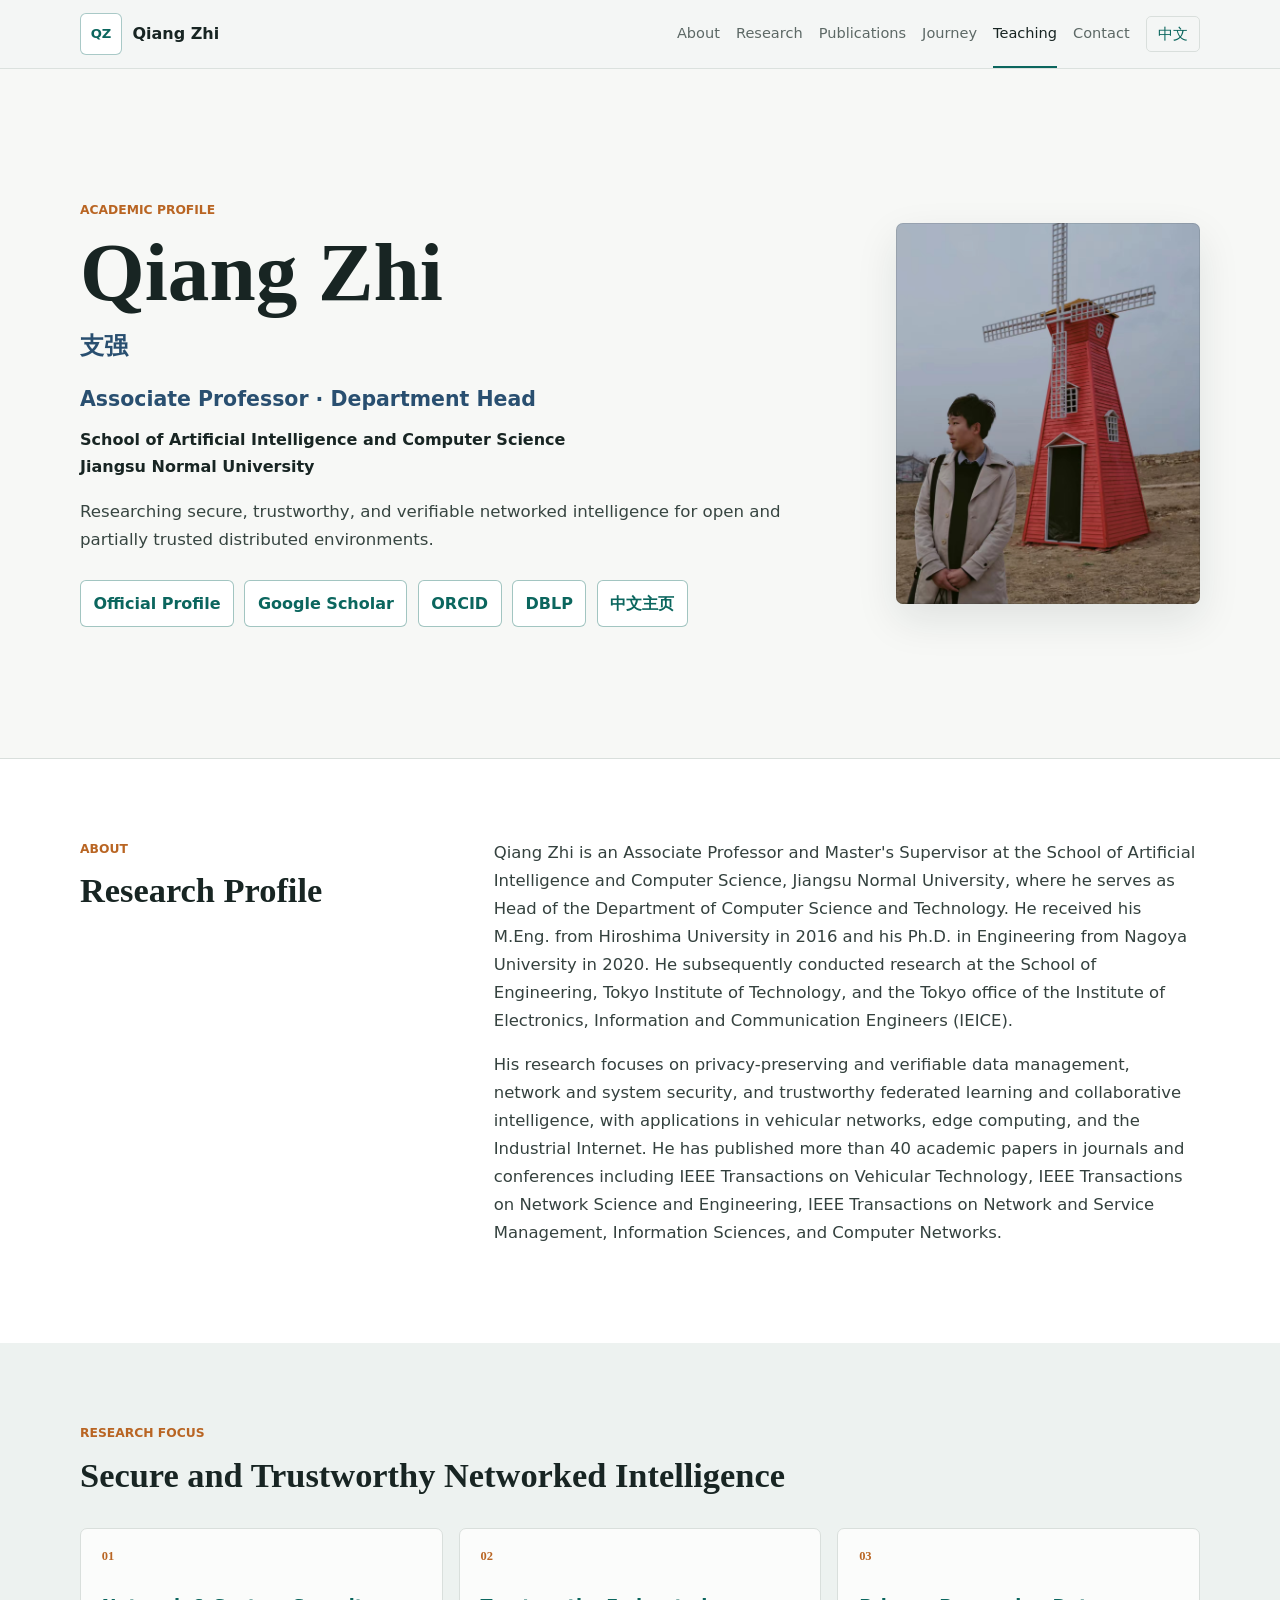
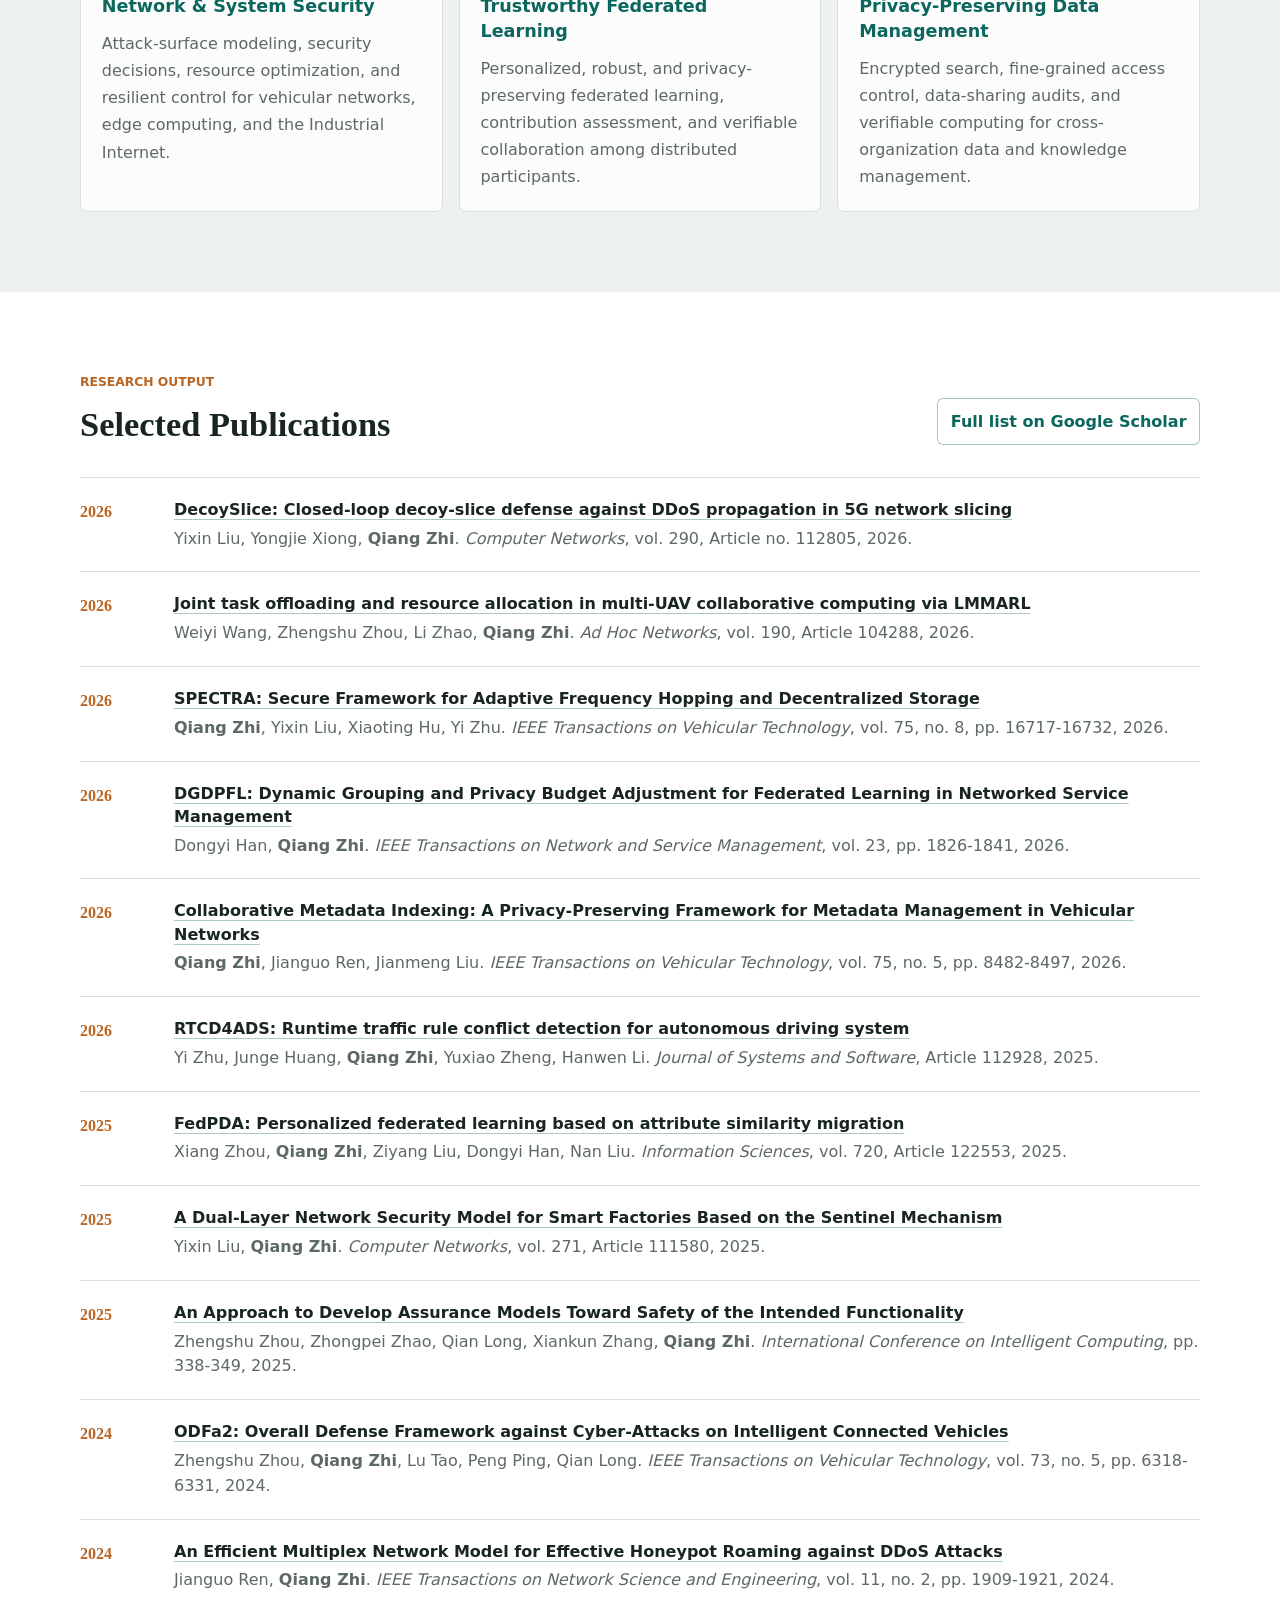
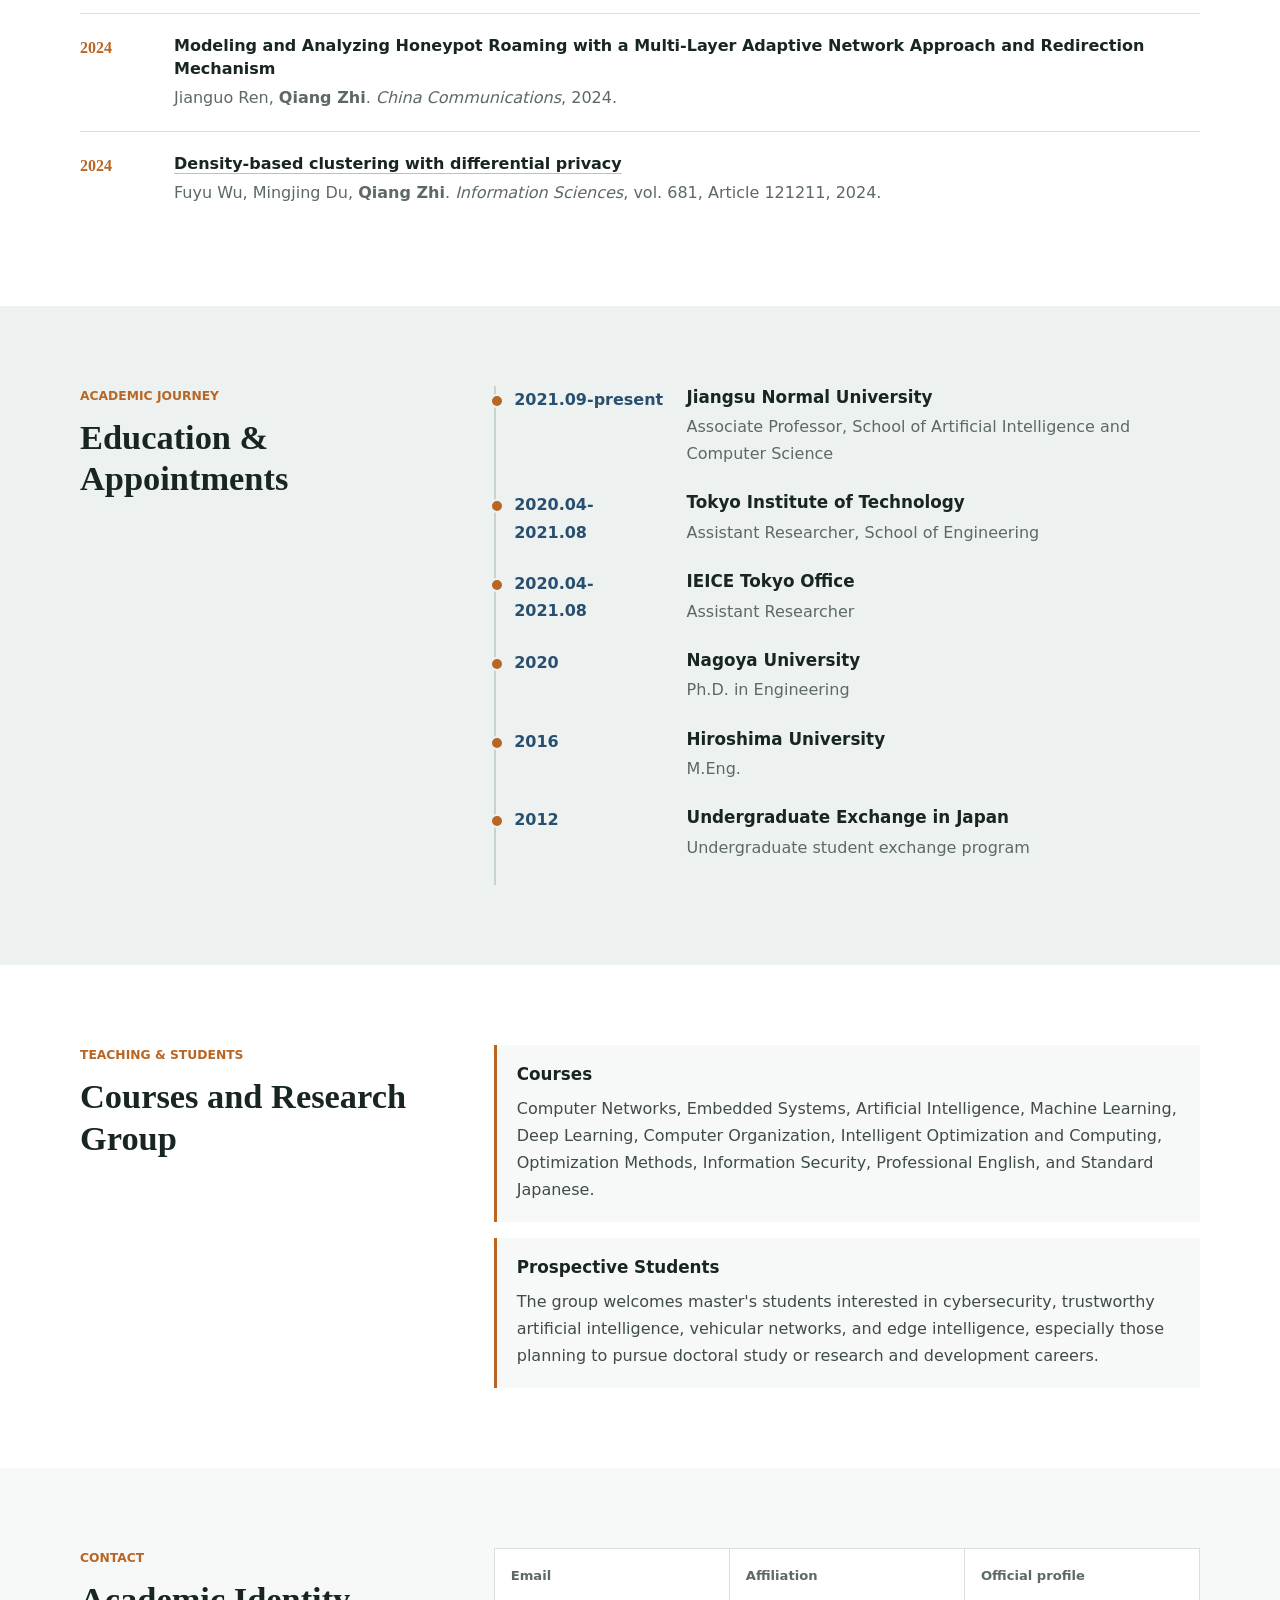
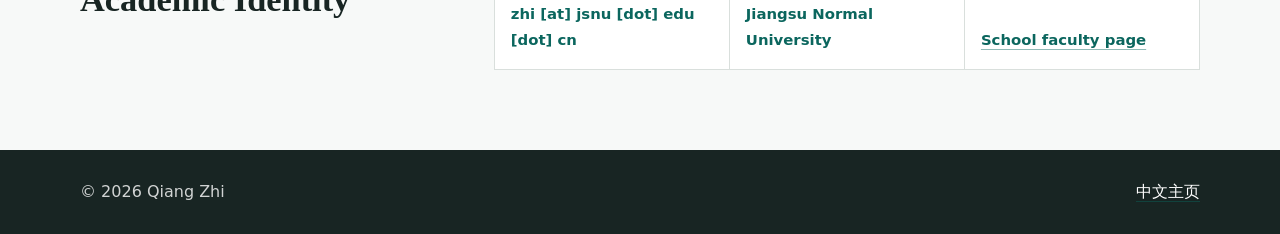
<file: index.html>
<!doctype html>
<html lang="en">
<head>
  <meta charset="utf-8">
  <meta name="viewport" content="width=device-width, initial-scale=1">
  <title>Qiang Zhi | Jiangsu Normal University</title>
  <meta name="description" content="Qiang Zhi is an Associate Professor, Master's Supervisor, and Head of the Department of Computer Science and Technology at Jiangsu Normal University. His research covers network and system security, trustworthy federated learning, privacy-preserving data management, vehicular networks, and edge intelligence.">
  <meta name="author" content="Qiang Zhi">
  <meta name="robots" content="index, follow, max-image-preview:large, max-snippet:-1, max-video-preview:-1">
  <link rel="canonical" href="https://zhi-jsnu.github.io/">
  <link rel="alternate" hreflang="en" href="https://zhi-jsnu.github.io/">
  <link rel="alternate" hreflang="zh-CN" href="https://zhi-jsnu.github.io/zh/">
  <link rel="alternate" hreflang="x-default" href="https://zhi-jsnu.github.io/">
  <link rel="sitemap" type="application/xml" href="https://zhi-jsnu.github.io/sitemap.xml">
  <link rel="me" href="https://github.com/Zhi-JSNU">
  <link rel="stylesheet" href="/assets/css/site.css">
  <meta property="og:type" content="profile">
  <meta property="og:title" content="Qiang Zhi | Jiangsu Normal University">
  <meta property="og:description" content="Associate Professor working on secure, trustworthy, and verifiable networked intelligence.">
  <meta property="og:url" content="https://zhi-jsnu.github.io/">
  <meta property="og:site_name" content="Qiang Zhi Academic Homepage">
  <meta property="og:locale" content="en_US">
  <meta property="og:locale:alternate" content="zh_CN">
  <meta property="og:image" content="https://zhi-jsnu.github.io/assets/img/qiang-zhi-profile.jpg">
  <meta property="og:image:alt" content="Portrait of Qiang Zhi">
  <meta property="profile:username" content="Zhi-JSNU">
  <meta name="twitter:card" content="summary_large_image">
  <meta name="twitter:title" content="Qiang Zhi | Jiangsu Normal University">
  <meta name="twitter:description" content="Academic profile, research interests, publications, teaching, and contact information.">
  <meta name="twitter:image" content="https://zhi-jsnu.github.io/assets/img/qiang-zhi-profile.jpg">
  <meta name="twitter:image:alt" content="Portrait of Qiang Zhi of Jiangsu Normal University">
  <script type="application/ld+json">
  {
    "@context": "https://schema.org",
    "@type": "ProfilePage",
    "@id": "https://zhi-jsnu.github.io/#profile-page-en",
    "url": "https://zhi-jsnu.github.io/",
    "name": "Qiang Zhi | Jiangsu Normal University",
    "inLanguage": "en",
    "dateModified": "2026-08-10",
    "isPartOf": {"@type": "WebSite", "@id": "https://zhi-jsnu.github.io/#website", "url": "https://zhi-jsnu.github.io/", "name": "Qiang Zhi Academic Homepage"},
    "mainEntity": {
      "@type": "Person",
      "@id": "https://zhi-jsnu.github.io/#person",
      "name": "Qiang Zhi",
      "alternateName": "支强",
      "url": "https://zhi-jsnu.github.io/",
      "image": "https://zhi-jsnu.github.io/assets/img/qiang-zhi-profile.jpg",
      "identifier": [
        {"@type": "PropertyValue", "propertyID": "ORCID", "value": "0000-0001-7057-9888"},
        {"@type": "PropertyValue", "propertyID": "GitHub username", "value": "Zhi-JSNU"}
      ],
      "jobTitle": "Associate Professor, Master's Supervisor, Head of the Department of Computer Science and Technology",
      "affiliation": {
        "@type": "CollegeOrUniversity",
        "name": "Jiangsu Normal University",
        "department": {"@type": "Organization", "name": "School of Artificial Intelligence and Computer Science"}
      },
      "alumniOf": [
        {"@type": "CollegeOrUniversity", "name": "Nagoya University"},
        {"@type": "CollegeOrUniversity", "name": "Hiroshima University"}
      ],
      "knowsAbout": [
        "Network and System Security",
        "Trustworthy Federated Learning",
        "Privacy-Preserving and Verifiable Data Management",
        "Internet of Vehicles",
        "Edge Intelligence"
      ],
      "sameAs": [
        "https://ai.jsnu.edu.cn/78/ba/c14228a358586/page.htm",
        "https://scholar.google.com/citations?user=D5ilHkMAAAAJ",
        "https://orcid.org/0000-0001-7057-9888",
        "https://dblp.org/pid/91/638",
        "https://github.com/Zhi-JSNU"
      ]
    }
  }
  </script>
</head>
<body>
  <a class="skip-link" href="#main-content">Skip to main content</a>
  <header class="site-header">
    <nav class="nav" aria-label="Primary navigation">
      <a class="brand" href="/" aria-label="Qiang Zhi home">
        <span class="brand-mark" aria-hidden="true">QZ</span>
        <span>Qiang Zhi</span>
      </a>
      <button class="nav-toggle" type="button" aria-expanded="false" aria-controls="nav-links" aria-label="Open navigation">
        <span></span><span></span><span></span>
      </button>
      <div class="nav-links" id="nav-links" data-nav-links>
        <a href="#about">About</a>
        <a href="#research">Research</a>
        <a href="#publications">Publications</a>
        <a href="#journey">Journey</a>
        <a href="#teaching">Teaching</a>
        <a href="#contact">Contact</a>
        <a class="language-link" href="/zh/" lang="zh-CN">中文</a>
      </div>
    </nav>
  </header>

  <main id="main-content">
    <section class="hero" aria-labelledby="hero-title">
      <div class="hero-inner">
        <div class="hero-copy">
          <p class="eyebrow">Academic Profile</p>
          <h1 id="hero-title">Qiang Zhi</h1>
          <p class="hero-name-zh" lang="zh-CN">支强</p>
          <p class="subtitle">Associate Professor · Department Head</p>
          <p class="affiliation">School of Artificial Intelligence and Computer Science<br>Jiangsu Normal University</p>
          <p class="hero-summary">Researching secure, trustworthy, and verifiable networked intelligence for open and partially trusted distributed environments.</p>
          <div class="hero-actions" aria-label="Academic identity links">
            <a href="http://ai.jsnu.edu.cn/78/ba/c14228a358586/page.htm" target="_blank" rel="noopener noreferrer">Official Profile</a>
            <a href="https://scholar.google.com/citations?user=D5ilHkMAAAAJ" target="_blank" rel="noopener noreferrer" referrerpolicy="no-referrer">Google Scholar</a>
            <a href="https://orcid.org/0000-0001-7057-9888" target="_blank" rel="noopener noreferrer">ORCID</a>
            <a href="https://dblp.org/pid/91/638" target="_blank" rel="noopener noreferrer">DBLP</a>
            <a href="/zh/" lang="zh-CN">中文主页</a>
          </div>
        </div>
        <figure class="profile-figure">
          <img src="/assets/img/qiang-zhi-profile.jpg" width="1280" height="1706" alt="Qiang Zhi of Jiangsu Normal University">
        </figure>
      </div>
    </section>

    <section id="about" class="section" aria-labelledby="about-title">
      <div class="section-inner two-column">
        <div>
          <p class="section-kicker">About</p>
          <h2 id="about-title">Research Profile</h2>
        </div>
        <div class="prose">
          <p>Qiang Zhi is an Associate Professor and Master's Supervisor at the School of Artificial Intelligence and Computer Science, Jiangsu Normal University, where he serves as Head of the Department of Computer Science and Technology. He received his M.Eng. from Hiroshima University in 2016 and his Ph.D. in Engineering from Nagoya University in 2020. He subsequently conducted research at the School of Engineering, Tokyo Institute of Technology, and the Tokyo office of the Institute of Electronics, Information and Communication Engineers (IEICE).</p>
          <p>His research focuses on privacy-preserving and verifiable data management, network and system security, and trustworthy federated learning and collaborative intelligence, with applications in vehicular networks, edge computing, and the Industrial Internet. He has published more than 40 academic papers in journals and conferences including IEEE Transactions on Vehicular Technology, IEEE Transactions on Network Science and Engineering, IEEE Transactions on Network and Service Management, Information Sciences, and Computer Networks.</p>
        </div>
      </div>
    </section>

    <section id="research" class="section section-tint" aria-labelledby="research-title">
      <div class="section-inner">
        <div class="section-heading">
          <p class="section-kicker">Research Focus</p>
          <h2 id="research-title">Secure and Trustworthy Networked Intelligence</h2>
        </div>
        <div class="research-grid">
          <article class="research-card">
            <span class="card-index">01</span>
            <h3>Network &amp; System Security</h3>
            <p>Attack-surface modeling, security decisions, resource optimization, and resilient control for vehicular networks, edge computing, and the Industrial Internet.</p>
          </article>
          <article class="research-card">
            <span class="card-index">02</span>
            <h3>Trustworthy Federated Learning</h3>
            <p>Personalized, robust, and privacy-preserving federated learning, contribution assessment, and verifiable collaboration among distributed participants.</p>
          </article>
          <article class="research-card">
            <span class="card-index">03</span>
            <h3>Privacy-Preserving Data Management</h3>
            <p>Encrypted search, fine-grained access control, data-sharing audits, and verifiable computing for cross-organization data and knowledge management.</p>
          </article>
        </div>
      </div>
    </section>

    <section id="publications" class="section" aria-labelledby="publications-title">
      <div class="section-inner">
        <div class="section-heading publication-heading">
          <div><p class="section-kicker">Research Output</p><h2 id="publications-title">Selected Publications</h2></div>
          <a class="text-link" href="https://scholar.google.com/citations?user=D5ilHkMAAAAJ" target="_blank" rel="noopener noreferrer" referrerpolicy="no-referrer">Full list on Google Scholar</a>
        </div>
        <ol class="publication-list">
          <li><span class="pub-year">2026</span><div><a class="pub-title" href="https://doi.org/10.1016/j.comnet.2026.112805" target="_blank" rel="noopener noreferrer">DecoySlice: Closed-loop decoy-slice defense against DDoS propagation in 5G network slicing</a><p>Yixin Liu, Yongjie Xiong, <strong>Qiang Zhi</strong>. <em>Computer Networks</em>,  vol. 290, Article no. 112805, 2026.</p></div></li>
          <li><span class="pub-year">2026</span><div><a class="pub-title" href="https://doi.org/10.1016/j.adhoc.2026.104288" target="_blank" rel="noopener noreferrer">Joint task offloading and resource allocation in multi-UAV collaborative computing via LMMARL</a><p>Weiyi Wang, Zhengshu Zhou, Li Zhao, <strong>Qiang Zhi</strong>. <em>Ad Hoc Networks</em>, vol. 190, Article 104288, 2026.</p></div></li>
          <li><span class="pub-year">2026</span><div><a class="pub-title" href="https://doi.org/10.1109/TVT.2026.3670472" target="_blank" rel="noopener noreferrer">SPECTRA: Secure Framework for Adaptive Frequency Hopping and Decentralized Storage</a><p><strong>Qiang Zhi</strong>, Yixin Liu, Xiaoting Hu, Yi Zhu. <em>IEEE Transactions on Vehicular Technology</em>, vol. 75, no. 8, pp. 16717-16732, 2026.</p></div></li>
          <li><span class="pub-year">2026</span><div><a class="pub-title" href="https://doi.org/10.1109/TNSM.2025.3640713" target="_blank" rel="noopener noreferrer">DGDPFL: Dynamic Grouping and Privacy Budget Adjustment for Federated Learning in Networked Service Management</a><p>Dongyi Han, <strong>Qiang Zhi</strong>. <em>IEEE Transactions on Network and Service Management</em>, vol. 23, pp. 1826-1841, 2026.</p></div></li>
          <li><span class="pub-year">2026</span><div><a class="pub-title" href="https://doi.org/10.1109/TVT.2025.3628444" target="_blank" rel="noopener noreferrer">Collaborative Metadata Indexing: A Privacy-Preserving Framework for Metadata Management in Vehicular Networks</a><p><strong>Qiang Zhi</strong>, Jianguo Ren, Jianmeng Liu. <em>IEEE Transactions on Vehicular Technology</em>, vol. 75, no. 5, pp. 8482-8497, 2026.</p></div></li>
          <li><span class="pub-year">2026</span><div><a class="pub-title" href="https://doi.org/10.1016/j.jss.2026.112928" target="_blank" rel="noopener noreferrer">RTCD4ADS: Runtime traffic rule conflict detection for autonomous driving system</a><p>Yi Zhu, Junge Huang, <strong>Qiang Zhi</strong>, Yuxiao Zheng, Hanwen Li. <em>Journal of Systems and Software</em>, Article 112928, 2025.</p></div></li>
          <li><span class="pub-year">2025</span><div><a class="pub-title" href="https://doi.org/10.1016/j.ins.2025.122553" target="_blank" rel="noopener noreferrer">FedPDA: Personalized federated learning based on attribute similarity migration</a><p>Xiang Zhou, <strong>Qiang Zhi</strong>, Ziyang Liu, Dongyi Han, Nan Liu. <em>Information Sciences</em>, vol. 720, Article 122553, 2025.</p></div></li>
          <li><span class="pub-year">2025</span><div><a class="pub-title" href="https://doi.org/10.1016/j.comnet.2025.111580" target="_blank" rel="noopener noreferrer">A Dual-Layer Network Security Model for Smart Factories Based on the Sentinel Mechanism</a><p>Yixin Liu, <strong>Qiang Zhi</strong>. <em>Computer Networks</em>, vol. 271, Article 111580, 2025.</p></div></li>
          <li><span class="pub-year">2025</span><div><a class="pub-title" href="https://doi.org/10.1007/978-981-96-9955-1_28" target="_blank" rel="noopener noreferrer">An Approach to Develop Assurance Models Toward Safety of the Intended Functionality</a><p>Zhengshu Zhou, Zhongpei Zhao, Qian Long, Xiankun Zhang, <strong>Qiang Zhi</strong>. <em>International Conference on Intelligent Computing</em>, pp. 338-349, 2025.</p></div></li>
          <li><span class="pub-year">2024</span><div><a class="pub-title" href="https://doi.org/10.1109/TVT.2023.3345156" target="_blank" rel="noopener noreferrer">ODFa2: Overall Defense Framework against Cyber-Attacks on Intelligent Connected Vehicles</a><p>Zhengshu Zhou, <strong>Qiang Zhi</strong>, Lu Tao, Peng Ping, Qian Long. <em>IEEE Transactions on Vehicular Technology</em>, vol. 73, no. 5, pp. 6318-6331, 2024.</p></div></li>
          <li><span class="pub-year">2024</span><div><a class="pub-title" href="https://doi.org/10.1109/TNSE.2023.3333230" target="_blank" rel="noopener noreferrer">An Efficient Multiplex Network Model for Effective Honeypot Roaming against DDoS Attacks</a><p>Jianguo Ren, <strong>Qiang Zhi</strong>. <em>IEEE Transactions on Network Science and Engineering</em>, vol. 11, no. 2, pp. 1909-1921, 2024.</p></div></li>
          <li><span class="pub-year">2024</span><div><span class="pub-title">Modeling and Analyzing Honeypot Roaming with a Multi-Layer Adaptive Network Approach and Redirection Mechanism</span><p>Jianguo Ren, <strong>Qiang Zhi</strong>. <em>China Communications</em>, 2024.</p></div></li>
          <li><span class="pub-year">2024</span><div><a class="pub-title" href="https://doi.org/10.1016/j.ins.2024.121211" target="_blank" rel="noopener noreferrer">Density-based clustering with differential privacy</a><p>Fuyu Wu, Mingjing Du, <strong>Qiang Zhi</strong>. <em>Information Sciences</em>, vol. 681, Article 121211, 2024.</p></div></li>
        </ol>
      </div>
    </section>

    <section id="journey" class="section section-tint" aria-labelledby="journey-title">
      <div class="section-inner two-column">
        <div><p class="section-kicker">Academic Journey</p><h2 id="journey-title">Education &amp; Appointments</h2></div>
        <div class="timeline">
          <article><time datetime="2021-09">2021.09-present</time><div><h3>Jiangsu Normal University</h3><p>Associate Professor, School of Artificial Intelligence and Computer Science</p></div></article>
          <article><time>2020.04-2021.08</time><div><h3>Tokyo Institute of Technology</h3><p>Assistant Researcher, School of Engineering</p></div></article>
          <article><time>2020.04-2021.08</time><div><h3>IEICE Tokyo Office</h3><p>Assistant Researcher</p></div></article>
          <article><time datetime="2020">2020</time><div><h3>Nagoya University</h3><p>Ph.D. in Engineering</p></div></article>
          <article><time datetime="2016">2016</time><div><h3>Hiroshima University</h3><p>M.Eng.</p></div></article>
          <article><time datetime="2012">2012</time><div><h3>Undergraduate Exchange in Japan</h3><p>Undergraduate student exchange program</p></div></article>
        </div>
      </div>
    </section>

    <section id="teaching" class="section" aria-labelledby="teaching-title">
      <div class="section-inner two-column">
        <div><p class="section-kicker">Teaching &amp; Students</p><h2 id="teaching-title">Courses and Research Group</h2></div>
        <div class="content-stack">
          <article><h3>Courses</h3><p>Computer Networks, Embedded Systems, Artificial Intelligence, Machine Learning, Deep Learning, Computer Organization, Intelligent Optimization and Computing, Optimization Methods, Information Security, Professional English, and Standard Japanese.</p></article>
          <article><h3>Prospective Students</h3><p>The group welcomes master's students interested in cybersecurity, trustworthy artificial intelligence, vehicular networks, and edge intelligence, especially those planning to pursue doctoral study or research and development careers.</p></article>
        </div>
      </div>
    </section>

    <section id="contact" class="section contact-section" aria-labelledby="contact-title">
      <div class="section-inner two-column">
        <div><p class="section-kicker">Contact</p><h2 id="contact-title">Academic Identity</h2></div>
        <div class="contact-list">
          <p><span>Email</span><strong>zhi [at] jsnu [dot] edu [dot] cn</strong></p>
          <p><span>Affiliation</span><strong>Jiangsu Normal University</strong></p>
          <p><span>Official profile</span><a href="http://ai.jsnu.edu.cn/78/ba/c14228a358586/page.htm" target="_blank" rel="noopener noreferrer">School faculty page</a></p>
        </div>
      </div>
    </section>
  </main>

  <footer class="site-footer">
    <div class="footer-inner"><p>© <span data-year>2026</span> Qiang Zhi</p><p><a href="/zh/" lang="zh-CN">中文主页</a></p></div>
  </footer>
  <script src="/assets/js/site.js" defer></script>
</body>
</html>
</file>
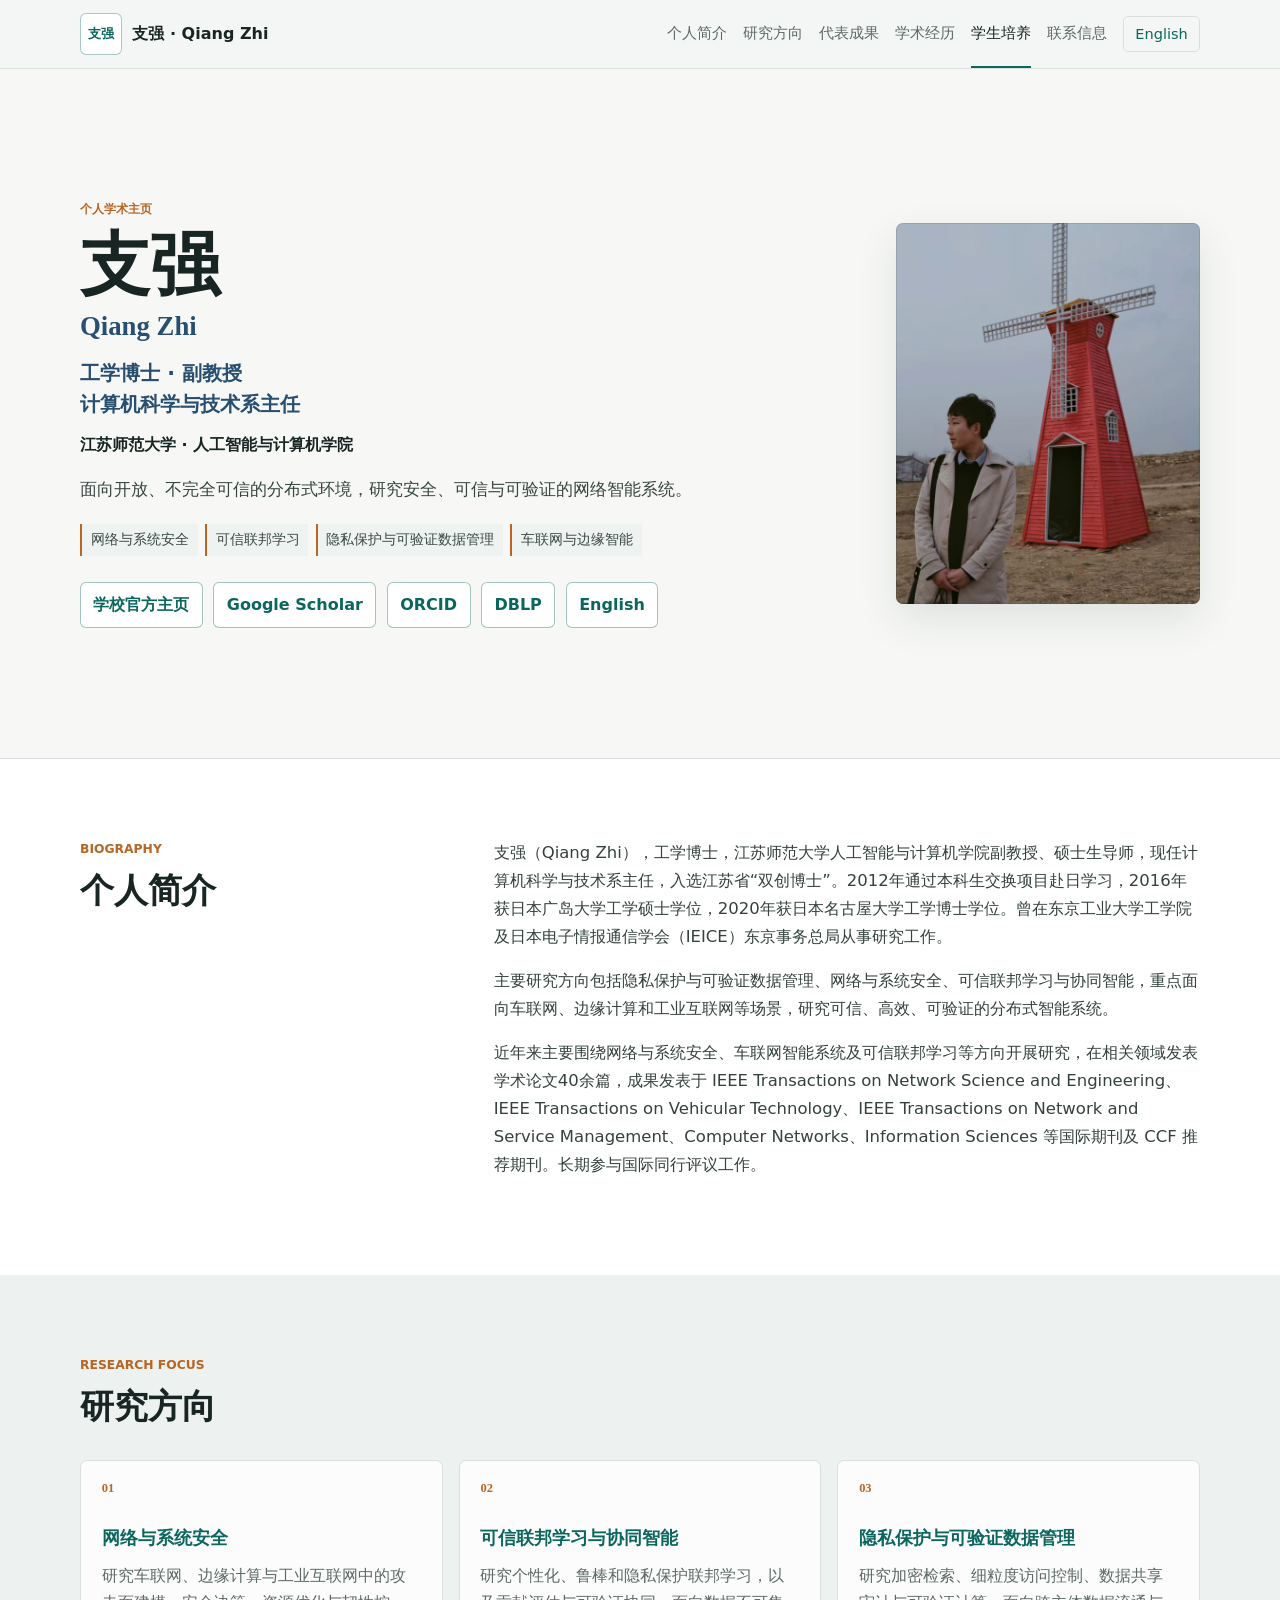
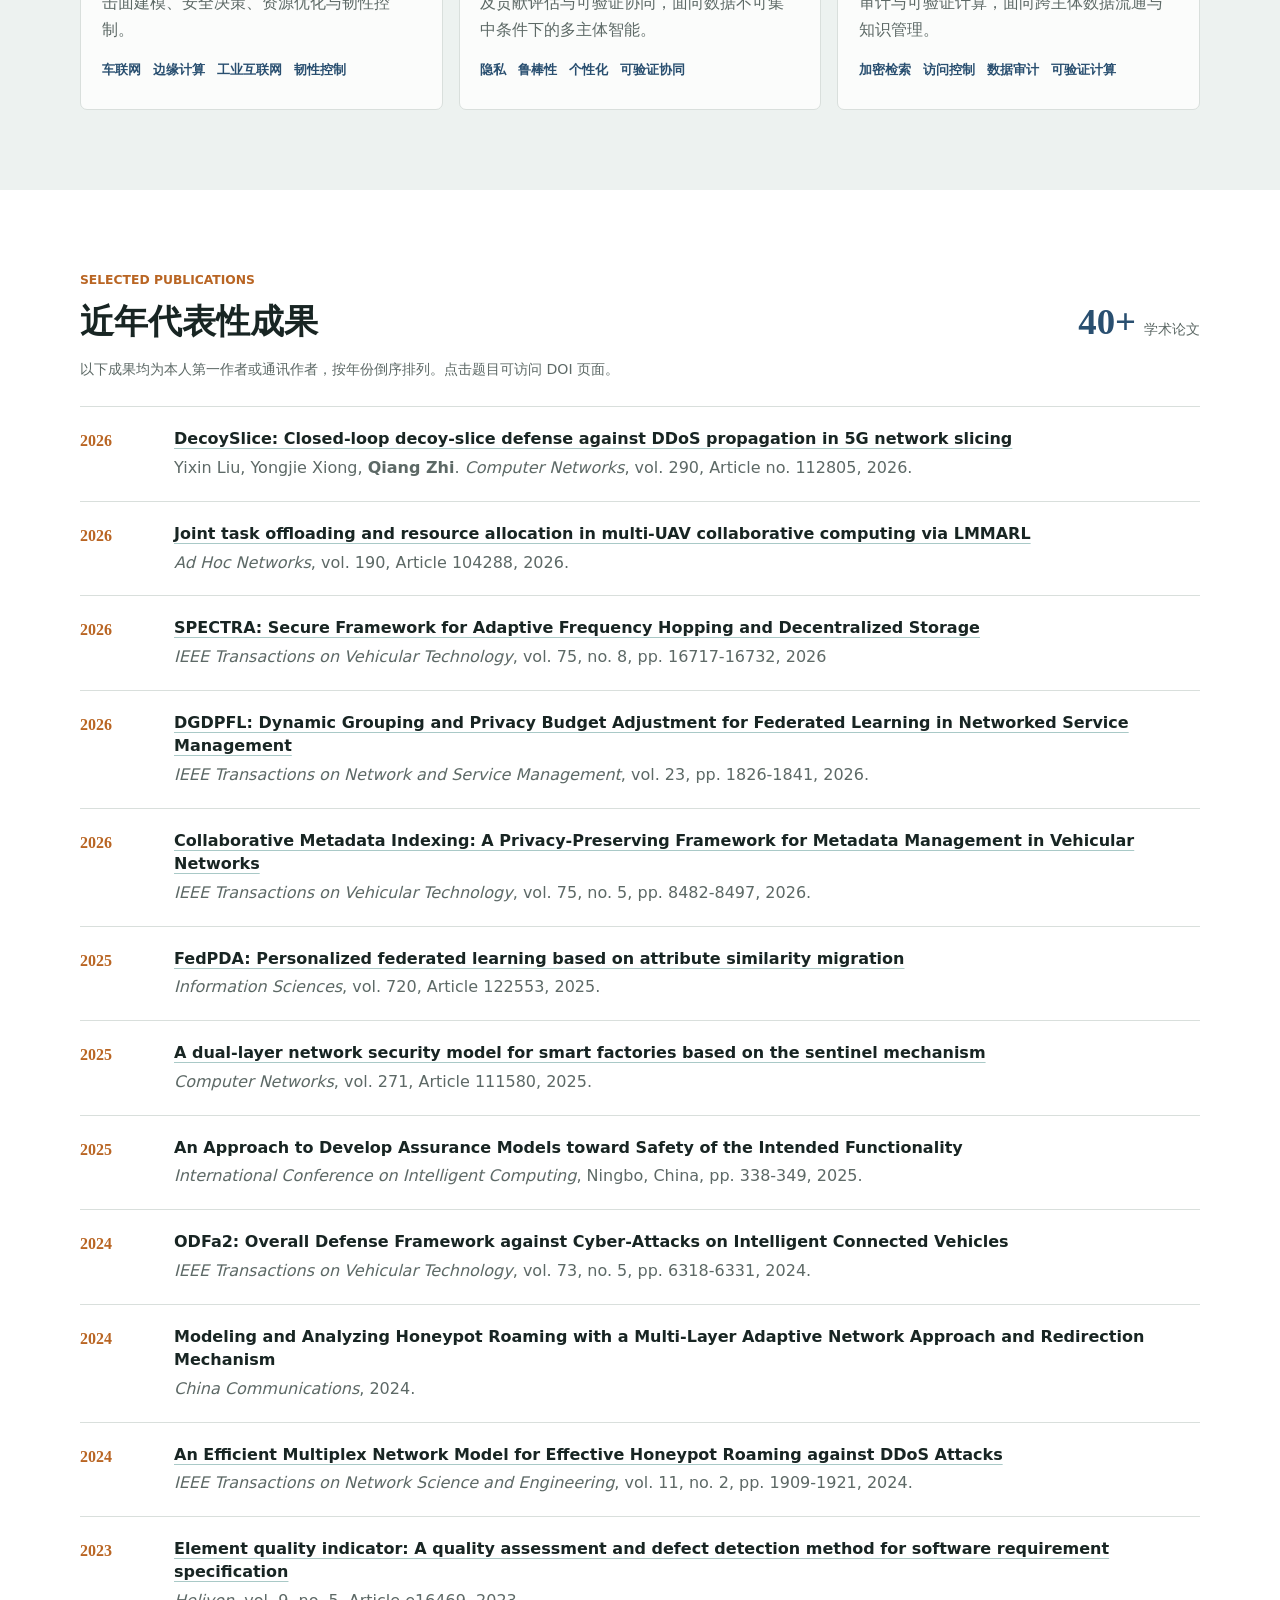
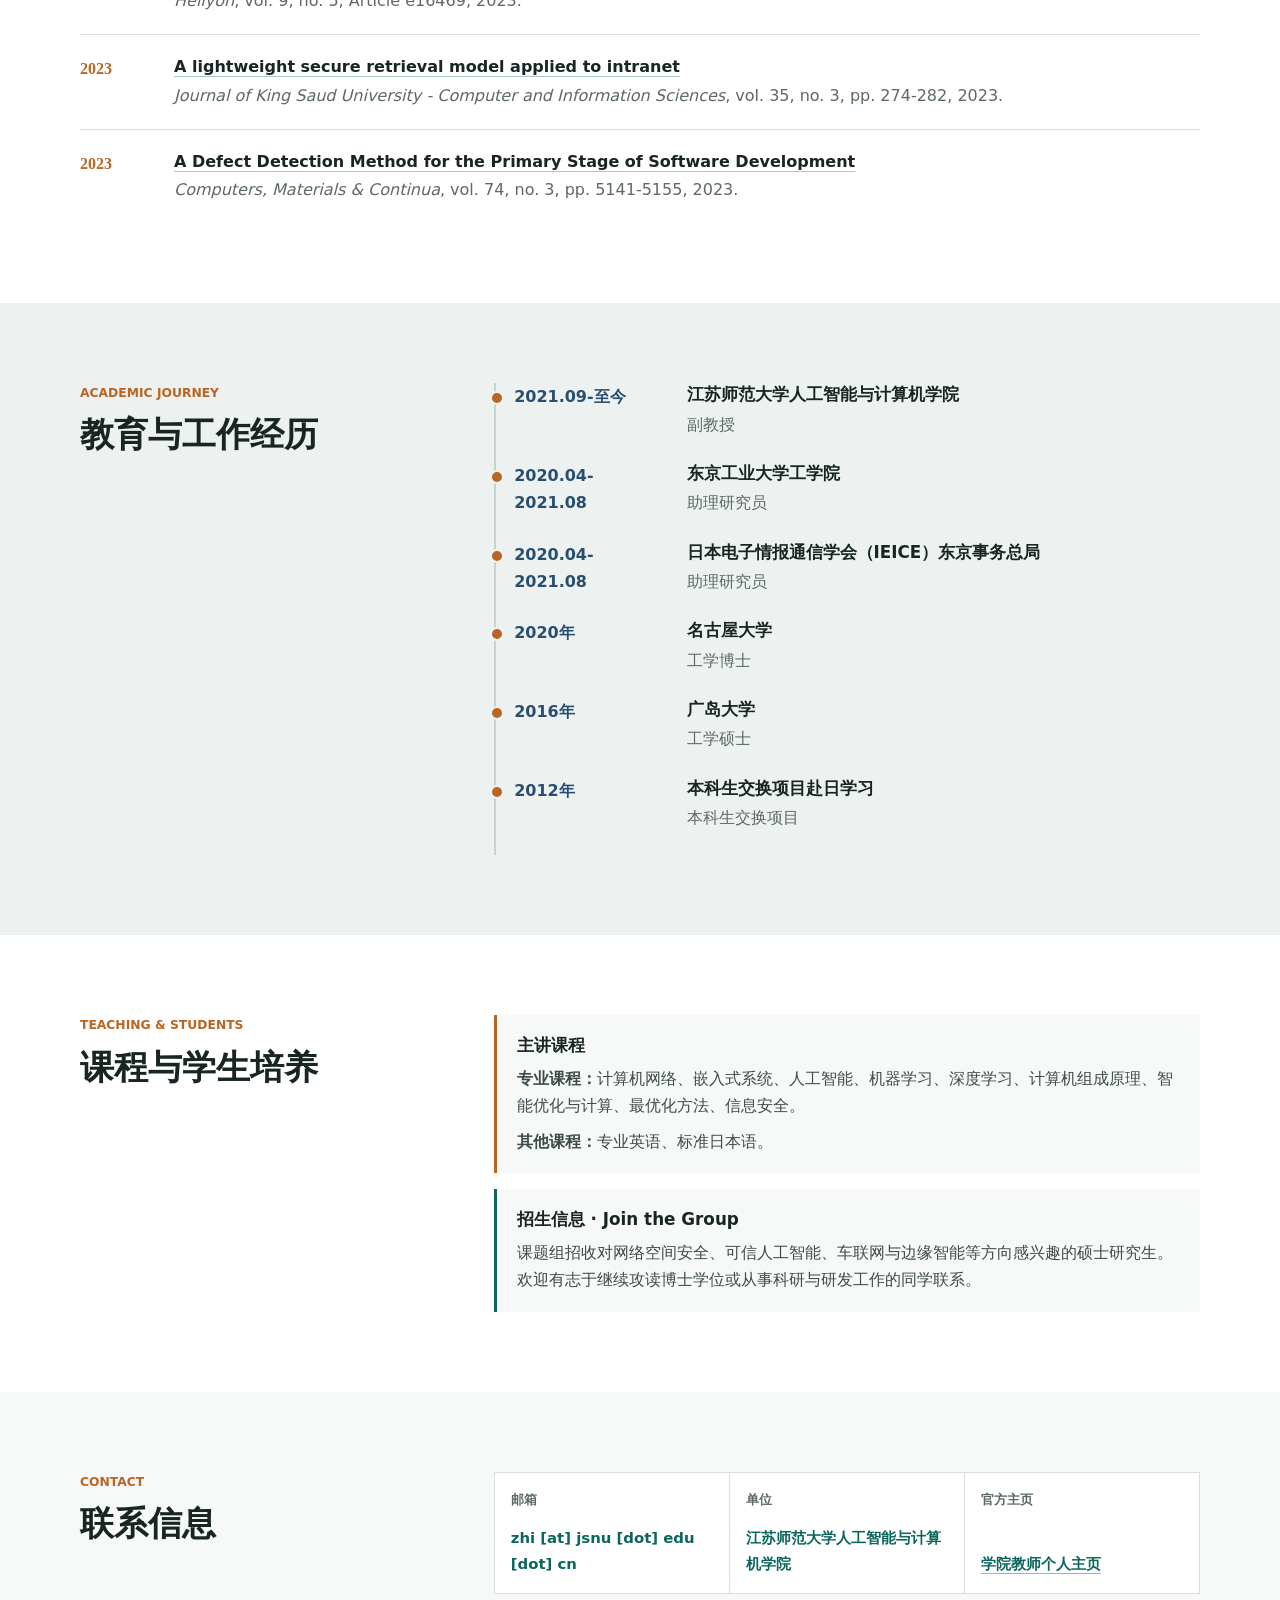
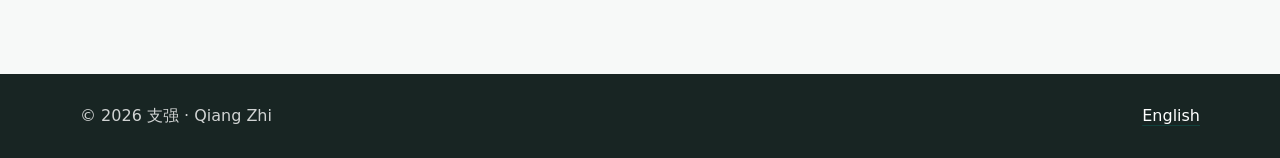
<file: zh/index.html>
<!doctype html>
<html lang="zh-CN">
<head>
  <meta charset="utf-8">
  <meta name="viewport" content="width=device-width, initial-scale=1">
  <title>支强（Qiang Zhi）｜江苏师范大学人工智能与计算机学院</title>
  <meta name="description" content="支强（Qiang Zhi），江苏师范大学人工智能与计算机学院副教授、硕士生导师、计算机科学与技术系主任。主要研究网络与系统安全、可信联邦学习、隐私保护与可验证数据管理、车联网与边缘智能。">
  <meta name="author" content="支强（Qiang Zhi）">
  <meta name="robots" content="index, follow, max-image-preview:large, max-snippet:-1, max-video-preview:-1">
  <link rel="canonical" href="https://zhi-jsnu.github.io/zh/">
  <link rel="alternate" hreflang="en" href="https://zhi-jsnu.github.io/">
  <link rel="alternate" hreflang="zh-CN" href="https://zhi-jsnu.github.io/zh/">
  <link rel="alternate" hreflang="x-default" href="https://zhi-jsnu.github.io/">
  <link rel="sitemap" type="application/xml" href="https://zhi-jsnu.github.io/sitemap.xml">
  <link rel="me" href="https://github.com/Zhi-JSNU">
  <link rel="stylesheet" href="/assets/css/site.css">
  <meta property="og:type" content="profile">
  <meta property="og:locale" content="zh_CN">
  <meta property="og:locale:alternate" content="en_US">
  <meta property="og:title" content="支强（Qiang Zhi）｜江苏师范大学人工智能与计算机学院">
  <meta property="og:description" content="副教授、硕士生导师、计算机科学与技术系主任，研究网络安全、可信联邦学习、隐私保护、车联网与边缘智能。">
  <meta property="og:url" content="https://zhi-jsnu.github.io/zh/">
  <meta property="og:site_name" content="支强（Qiang Zhi）个人学术主页">
  <meta property="og:image" content="https://zhi-jsnu.github.io/assets/img/qiang-zhi-profile.jpg">
  <meta property="og:image:alt" content="江苏师范大学教师支强（Qiang Zhi）">
  <meta property="profile:username" content="Zhi-JSNU">
  <meta name="twitter:card" content="summary_large_image">
  <meta name="twitter:title" content="支强（Qiang Zhi）｜江苏师范大学">
  <meta name="twitter:description" content="个人简介、研究方向、代表性成果、教育工作经历、课程与招生信息。">
  <meta name="twitter:image" content="https://zhi-jsnu.github.io/assets/img/qiang-zhi-profile.jpg">
  <meta name="twitter:image:alt" content="江苏师范大学教师支强（Qiang Zhi）">
  <script type="application/ld+json">
  {
    "@context": "https://schema.org",
    "@type": "ProfilePage",
    "@id": "https://zhi-jsnu.github.io/#profile-page-zh",
    "url": "https://zhi-jsnu.github.io/zh/",
    "name": "支强（Qiang Zhi）｜江苏师范大学人工智能与计算机学院",
    "inLanguage": "zh-CN",
    "dateModified": "2026-08-10",
    "isPartOf": {"@type": "WebSite", "@id": "https://zhi-jsnu.github.io/#website", "url": "https://zhi-jsnu.github.io/", "name": "Qiang Zhi Academic Homepage", "alternateName": "支强（Qiang Zhi）个人学术主页"},
    "mainEntity": {
      "@type": "Person",
      "@id": "https://zhi-jsnu.github.io/#person",
      "name": "支强",
      "alternateName": "Qiang Zhi",
      "url": "https://zhi-jsnu.github.io/",
      "image": "https://zhi-jsnu.github.io/assets/img/qiang-zhi-profile.jpg",
      "identifier": [
        {"@type": "PropertyValue", "propertyID": "ORCID", "value": "0000-0001-7057-9888"},
        {"@type": "PropertyValue", "propertyID": "GitHub username", "value": "Zhi-JSNU"}
      ],
      "jobTitle": "副教授、硕士生导师、计算机科学与技术系主任",
      "affiliation": {
        "@type": "CollegeOrUniversity",
        "name": "江苏师范大学",
        "department": {"@type": "Organization", "name": "人工智能与计算机学院"}
      },
      "alumniOf": [
        {"@type": "CollegeOrUniversity", "name": "名古屋大学"},
        {"@type": "CollegeOrUniversity", "name": "广岛大学"}
      ],
      "knowsAbout": ["网络与系统安全", "可信联邦学习", "隐私保护与可验证数据管理", "车联网", "边缘智能"],
      "sameAs": [
        "https://ai.jsnu.edu.cn/78/ba/c14228a358586/page.htm",
        "https://scholar.google.com/citations?user=D5ilHkMAAAAJ",
        "https://orcid.org/0000-0001-7057-9888",
        "https://dblp.org/pid/91/638",
        "https://github.com/Zhi-JSNU"
      ]
    }
  }
  </script>
</head>
<body>
  <a class="skip-link" href="#main-content">跳至主要内容</a>
  <header class="site-header">
    <nav class="nav" aria-label="主导航">
      <a class="brand" href="/zh/" aria-label="支强个人主页">
        <span class="brand-mark" aria-hidden="true">支强</span>
        <span>支强 · Qiang Zhi</span>
      </a>
      <button class="nav-toggle" type="button" aria-expanded="false" aria-controls="nav-links" aria-label="打开导航">
        <span></span><span></span><span></span>
      </button>
      <div class="nav-links" id="nav-links" data-nav-links>
        <a href="#about">个人简介</a>
        <a href="#research">研究方向</a>
        <a href="#publications">代表成果</a>
        <a href="#journey">学术经历</a>
        <a href="#students">学生培养</a>
        <a href="#contact">联系信息</a>
        <a class="language-link" href="/" lang="en">English</a>
      </div>
    </nav>
  </header>

  <main id="main-content">
    <section class="hero hero-zh" aria-labelledby="hero-title">
      <div class="hero-inner">
        <div class="hero-copy">
          <p class="eyebrow">个人学术主页</p>
          <h1 id="hero-title">支强 <span>Qiang Zhi</span></h1>
          <p class="subtitle">工学博士 · 副教授<br>计算机科学与技术系主任</p>
          <p class="affiliation">江苏师范大学 · 人工智能与计算机学院</p>
          <p class="hero-summary">面向开放、不完全可信的分布式环境，研究安全、可信与可验证的网络智能系统。</p>
          <div class="topic-list" aria-label="主要研究方向">
            <span>网络与系统安全</span><span>可信联邦学习</span><span>隐私保护与可验证数据管理</span><span>车联网与边缘智能</span>
          </div>
          <div class="hero-actions" aria-label="学术身份链接">
            <a href="http://ai.jsnu.edu.cn/78/ba/c14228a358586/page.htm" target="_blank" rel="noopener noreferrer">学校官方主页</a>
            <a href="https://scholar.google.com/citations?user=D5ilHkMAAAAJ" target="_blank" rel="noopener noreferrer" referrerpolicy="no-referrer">Google Scholar</a>
            <a href="https://orcid.org/0000-0001-7057-9888" target="_blank" rel="noopener noreferrer">ORCID</a>
            <a href="https://dblp.org/pid/91/638" target="_blank" rel="noopener noreferrer">DBLP</a>
            <a href="/" lang="en">English</a>
          </div>
        </div>
        <figure class="profile-figure">
          <img src="/assets/img/qiang-zhi-profile.jpg" width="1280" height="1706" alt="支强（Qiang Zhi），江苏师范大学人工智能与计算机学院">
        </figure>
      </div>
    </section>

    <section id="about" class="section" aria-labelledby="about-title">
      <div class="section-inner two-column">
        <div><p class="section-kicker">Biography</p><h2 id="about-title">个人简介</h2></div>
        <div class="prose">
          <p>支强（Qiang Zhi），工学博士，江苏师范大学人工智能与计算机学院副教授、硕士生导师，现任计算机科学与技术系主任，入选江苏省“双创博士”。2012年通过本科生交换项目赴日学习，2016年获日本广岛大学工学硕士学位，2020年获日本名古屋大学工学博士学位。曾在东京工业大学工学院及日本电子情报通信学会（IEICE）东京事务总局从事研究工作。</p>
          <p>主要研究方向包括隐私保护与可验证数据管理、网络与系统安全、可信联邦学习与协同智能，重点面向车联网、边缘计算和工业互联网等场景，研究可信、高效、可验证的分布式智能系统。</p>
          <p>近年来主要围绕网络与系统安全、车联网智能系统及可信联邦学习等方向开展研究，在相关领域发表学术论文40余篇，成果发表于 IEEE Transactions on Network Science and Engineering、IEEE Transactions on Vehicular Technology、IEEE Transactions on Network and Service Management、Computer Networks、Information Sciences 等国际期刊及 CCF 推荐期刊。长期参与国际同行评议工作。</p>
        </div>
      </div>
    </section>

    <section id="research" class="section section-tint" aria-labelledby="research-title">
      <div class="section-inner">
        <div class="section-heading"><p class="section-kicker">Research Focus</p><h2 id="research-title">研究方向</h2></div>
        <div class="research-grid">
          <article class="research-card"><span class="card-index">01</span><h3>网络与系统安全</h3><p>研究车联网、边缘计算与工业互联网中的攻击面建模、安全决策、资源优化与韧性控制。</p><ul class="keyword-list"><li>车联网</li><li>边缘计算</li><li>工业互联网</li><li>韧性控制</li></ul></article>
          <article class="research-card"><span class="card-index">02</span><h3>可信联邦学习与协同智能</h3><p>研究个性化、鲁棒和隐私保护联邦学习，以及贡献评估与可验证协同，面向数据不可集中条件下的多主体智能。</p><ul class="keyword-list"><li>隐私</li><li>鲁棒性</li><li>个性化</li><li>可验证协同</li></ul></article>
          <article class="research-card"><span class="card-index">03</span><h3>隐私保护与可验证数据管理</h3><p>研究加密检索、细粒度访问控制、数据共享审计与可验证计算，面向跨主体数据流通与知识管理。</p><ul class="keyword-list"><li>加密检索</li><li>访问控制</li><li>数据审计</li><li>可验证计算</li></ul></article>
        </div>
      </div>
    </section>

    <section id="publications" class="section" aria-labelledby="publications-title">
      <div class="section-inner">
        <div class="section-heading publication-heading">
          <div><p class="section-kicker">Selected Publications</p><h2 id="publications-title">近年代表性成果</h2></div>
          <div class="output-summary"><strong>40+</strong><span>学术论文</span></div>
        </div>
        <p class="section-note">以下成果均为本人第一作者或通讯作者，按年份倒序排列。点击题目可访问 DOI 页面。</p>
        <ol class="publication-list">
          <li><span class="pub-year">2026</span><div><a class="pub-title" href="https://doi.org/10.1016/j.comnet.2026.112805" target="_blank" rel="noopener noreferrer">DecoySlice: Closed-loop decoy-slice defense against DDoS propagation in 5G network slicing</a><p>Yixin Liu, Yongjie Xiong, <strong>Qiang Zhi</strong>. <em>Computer Networks</em>,  vol. 290, Article no. 112805, 2026.</p></div></li>
          <li><span class="pub-year">2026</span><div><a class="pub-title" href="https://doi.org/10.1016/j.adhoc.2026.104288" target="_blank" rel="noopener noreferrer">Joint task offloading and resource allocation in multi-UAV collaborative computing via LMMARL</a><p><em>Ad Hoc Networks</em>, vol. 190, Article 104288, 2026.</p></div></li>
          <li><span class="pub-year">2026</span><div><a class="pub-title" href="https://doi.org/10.1109/TVT.2026.3670472" target="_blank" rel="noopener noreferrer">SPECTRA: Secure Framework for Adaptive Frequency Hopping and Decentralized Storage</a><p><em>IEEE Transactions on Vehicular Technology</em>, vol. 75, no. 8, pp. 16717-16732, 2026</p></div></li>
          <li><span class="pub-year">2026</span><div><a class="pub-title" href="https://doi.org/10.1109/TNSM.2025.3640713" target="_blank" rel="noopener noreferrer">DGDPFL: Dynamic Grouping and Privacy Budget Adjustment for Federated Learning in Networked Service Management</a><p><em>IEEE Transactions on Network and Service Management</em>, vol. 23, pp. 1826-1841, 2026.</p></div></li>
          <li><span class="pub-year">2026</span><div><a class="pub-title" href="https://doi.org/10.1109/TVT.2025.3628444" target="_blank" rel="noopener noreferrer">Collaborative Metadata Indexing: A Privacy-Preserving Framework for Metadata Management in Vehicular Networks</a><p><em>IEEE Transactions on Vehicular Technology</em>, vol. 75, no. 5, pp. 8482-8497, 2026.</p></div></li>
          <li><span class="pub-year">2025</span><div><a class="pub-title" href="https://doi.org/10.1016/j.ins.2025.122553" target="_blank" rel="noopener noreferrer">FedPDA: Personalized federated learning based on attribute similarity migration</a><p><em>Information Sciences</em>, vol. 720, Article 122553, 2025.</p></div></li>
          <li><span class="pub-year">2025</span><div><a class="pub-title" href="https://doi.org/10.1016/j.comnet.2025.111580" target="_blank" rel="noopener noreferrer">A dual-layer network security model for smart factories based on the sentinel mechanism</a><p><em>Computer Networks</em>, vol. 271, Article 111580, 2025.</p></div></li>
          <li><span class="pub-year">2025</span><div><span class="pub-title">An Approach to Develop Assurance Models toward Safety of the Intended Functionality</span><p><em>International Conference on Intelligent Computing</em>, Ningbo, China, pp. 338-349, 2025.</p></div></li>
          <li><span class="pub-year">2024</span><div><span class="pub-title">ODFa2: Overall Defense Framework against Cyber-Attacks on Intelligent Connected Vehicles</span><p><em>IEEE Transactions on Vehicular Technology</em>, vol. 73, no. 5, pp. 6318-6331, 2024.</p></div></li>
          <li><span class="pub-year">2024</span><div><span class="pub-title">Modeling and Analyzing Honeypot Roaming with a Multi-Layer Adaptive Network Approach and Redirection Mechanism</span><p><em>China Communications</em>, 2024.</p></div></li>
          <li><span class="pub-year">2024</span><div><a class="pub-title" href="https://doi.org/10.1109/TNSE.2023.3333230" target="_blank" rel="noopener noreferrer">An Efficient Multiplex Network Model for Effective Honeypot Roaming against DDoS Attacks</a><p><em>IEEE Transactions on Network Science and Engineering</em>, vol. 11, no. 2, pp. 1909-1921, 2024.</p></div></li>
          <li><span class="pub-year">2023</span><div><a class="pub-title" href="https://doi.org/10.1016/j.heliyon.2023.e16469" target="_blank" rel="noopener noreferrer">Element quality indicator: A quality assessment and defect detection method for software requirement specification</a><p><em>Heliyon</em>, vol. 9, no. 5, Article e16469, 2023.</p></div></li>
          <li><span class="pub-year">2023</span><div><a class="pub-title" href="https://doi.org/10.1016/j.jksuci.2023.02.020" target="_blank" rel="noopener noreferrer">A lightweight secure retrieval model applied to intranet</a><p><em>Journal of King Saud University - Computer and Information Sciences</em>, vol. 35, no. 3, pp. 274-282, 2023.</p></div></li>
          <li><span class="pub-year">2023</span><div><a class="pub-title" href="https://doi.org/10.32604/cmc.2023.035846" target="_blank" rel="noopener noreferrer">A Defect Detection Method for the Primary Stage of Software Development</a><p><em>Computers, Materials &amp; Continua</em>, vol. 74, no. 3, pp. 5141-5155, 2023.</p></div></li>
        </ol>
      </div>
    </section>

    <section id="journey" class="section section-tint" aria-labelledby="journey-title">
      <div class="section-inner two-column">
        <div><p class="section-kicker">Academic Journey</p><h2 id="journey-title">教育与工作经历</h2></div>
        <div class="timeline">
          <article><time>2021.09-至今</time><div><h3>江苏师范大学人工智能与计算机学院</h3><p>副教授</p></div></article>
          <article><time>2020.04-2021.08</time><div><h3>东京工业大学工学院</h3><p>助理研究员</p></div></article>
          <article><time>2020.04-2021.08</time><div><h3>日本电子情报通信学会（IEICE）东京事务总局</h3><p>助理研究员</p></div></article>
          <article><time datetime="2020">2020年</time><div><h3>名古屋大学</h3><p>工学博士</p></div></article>
          <article><time datetime="2016">2016年</time><div><h3>广岛大学</h3><p>工学硕士</p></div></article>
          <article><time datetime="2012">2012年</time><div><h3>本科生交换项目赴日学习</h3><p>本科生交换项目</p></div></article>
        </div>
      </div>
    </section>

    <section id="students" class="section" aria-labelledby="students-title">
      <div class="section-inner two-column">
        <div><p class="section-kicker">Teaching &amp; Students</p><h2 id="students-title">课程与学生培养</h2></div>
        <div class="content-stack">
          <article><h3>主讲课程</h3><p><strong>专业课程：</strong>计算机网络、嵌入式系统、人工智能、机器学习、深度学习、计算机组成原理、智能优化与计算、最优化方法、信息安全。</p><p><strong>其他课程：</strong>专业英语、标准日本语。</p></article>
          <article class="join-panel"><h3>招生信息 · Join the Group</h3><p>课题组招收对网络空间安全、可信人工智能、车联网与边缘智能等方向感兴趣的硕士研究生。欢迎有志于继续攻读博士学位或从事科研与研发工作的同学联系。</p></article>
        </div>
      </div>
    </section>

    <section id="contact" class="section contact-section" aria-labelledby="contact-title">
      <div class="section-inner two-column">
        <div><p class="section-kicker">Contact</p><h2 id="contact-title">联系信息</h2></div>
        <div class="contact-list">
          <p><span>邮箱</span><strong>zhi [at] jsnu [dot] edu [dot] cn</strong></p>
          <p><span>单位</span><strong>江苏师范大学人工智能与计算机学院</strong></p>
          <p><span>官方主页</span><a href="http://ai.jsnu.edu.cn/78/ba/c14228a358586/page.htm" target="_blank" rel="noopener noreferrer">学院教师个人主页</a></p>
        </div>
      </div>
    </section>
  </main>

  <footer class="site-footer">
    <div class="footer-inner"><p>© <span data-year>2026</span> 支强 · Qiang Zhi</p><p><a href="/" lang="en">English</a></p></div>
  </footer>
  <script src="/assets/js/site.js" defer></script>
</body>
</html>
</file>
<file: assets/css/site.css>
:root {
  --bg: #f4f6f5;
  --paper: #ffffff;
  --ink: #182523;
  --muted: #5d6966;
  --line: #d9dfdc;
  --teal: #0b665e;
  --blue: #294f70;
  --orange: #b96523;
  --tint: #edf2f0;
  --max: 1120px;
  --shadow: 0 16px 42px rgba(22, 43, 39, 0.1);
}

* { box-sizing: border-box; }
html { scroll-behavior: smooth; }
body {
  margin: 0;
  background: var(--bg);
  color: var(--ink);
  font-family: Inter, "Noto Sans SC", "Microsoft YaHei", "PingFang SC", system-ui, sans-serif;
  font-size: 16px;
  line-height: 1.7;
  letter-spacing: 0;
}
body.nav-open { overflow: hidden; }
a { color: inherit; text-decoration-color: rgba(11, 102, 94, 0.45); text-underline-offset: 4px; }
a:hover { color: var(--teal); }
img { display: block; max-width: 100%; }
h1, h2, h3, p { overflow-wrap: anywhere; }
h2 { margin: 0; font-family: Georgia, "Noto Serif SC", "Songti SC", serif; font-size: 2.15rem; line-height: 1.2; }
h3 { margin: 0; font-size: 1.05rem; line-height: 1.4; }

.skip-link { position: absolute; top: -5rem; left: 1rem; z-index: 20; padding: .6rem .8rem; background: var(--ink); color: #fff; }
.skip-link:focus { top: 1rem; }
.site-header { position: sticky; top: 0; z-index: 10; border-bottom: 1px solid rgba(217, 223, 220, .9); background: rgba(244, 246, 245, .96); backdrop-filter: blur(12px); }
.nav { width: min(calc(100% - 2rem), var(--max)); min-height: 68px; margin: auto; display: flex; align-items: center; justify-content: space-between; gap: 1rem; }
.brand { display: inline-flex; align-items: center; gap: .65rem; font-weight: 750; text-decoration: none; white-space: nowrap; }
.brand-mark { width: 42px; height: 42px; display: grid; place-items: center; border: 1px solid rgba(11, 102, 94, .35); border-radius: 6px; background: var(--paper); color: var(--teal); font-size: .82rem; }
.nav-links { display: flex; align-items: center; gap: 1rem; font-size: .91rem; }
.nav-links a { min-height: 68px; display: inline-flex; align-items: center; border-bottom: 2px solid transparent; color: var(--muted); text-decoration: none; }
.nav-links a:hover, .nav-links a.active { border-color: var(--teal); color: var(--ink); }
.nav-links .language-link { min-height: 36px; padding: 0 .7rem; border: 1px solid var(--line); border-radius: 5px; color: var(--teal); }
.nav-toggle { display: none; width: 42px; height: 42px; padding: 0; border: 1px solid var(--line); border-radius: 6px; background: var(--paper); }
.nav-toggle span { display: block; width: 18px; height: 2px; margin: 4px auto; background: var(--ink); }

.hero { min-height: 690px; display: grid; align-items: center; border-bottom: 1px solid var(--line); background: #f7f8f6; }
.hero-inner { width: min(calc(100% - 2rem), var(--max)); margin: auto; padding: 4.5rem 0; display: grid; grid-template-columns: minmax(0, 1.55fr) minmax(280px, .65fr); align-items: center; gap: clamp(2.5rem, 7vw, 6rem); }
.eyebrow, .section-kicker { margin: 0 0 .65rem; color: var(--orange); font-size: .77rem; font-weight: 800; text-transform: uppercase; }
.hero h1 { margin: 0; font-family: Georgia, "Noto Serif SC", "Songti SC", serif; font-size: clamp(3.4rem, 6.5vw, 5.2rem); line-height: 1; }
.hero-zh h1 { font-size: clamp(3rem, 5.5vw, 4.6rem); }
.hero-zh h1 span { display: block; margin-top: .8rem; color: var(--blue); font-family: Georgia, serif; font-size: .38em; font-weight: 600; }
.hero-name-zh { margin: .7rem 0 0; color: var(--blue); font-size: 1.5rem; font-weight: 700; }
.subtitle { margin: 1.1rem 0 0; color: var(--blue); font-size: 1.28rem; font-weight: 700; line-height: 1.55; }
.affiliation { margin: .65rem 0 0; color: var(--ink); font-weight: 700; }
.hero-summary { max-width: 720px; margin: 1.1rem 0 0; color: #374541; font-size: 1.04rem; }
.identity-note { max-width: 720px; margin: .75rem 0 0; color: var(--muted); font-size: .88rem; }
.identity-note a { color: var(--teal); font-weight: 750; }
.profile-figure { position: relative; margin: 0; aspect-ratio: 4 / 5; overflow: hidden; border-radius: 7px; background: #d9dedc; box-shadow: var(--shadow); }
.profile-figure::after { content: ""; position: absolute; inset: 0; border: 1px solid rgba(24, 37, 35, .12); border-radius: inherit; pointer-events: none; }
.profile-figure img { width: 100%; height: 100%; object-fit: cover; object-position: 32% center; }
.hero-actions { display: flex; flex-wrap: wrap; gap: .65rem; margin-top: 1.6rem; }
.hero-actions a, .text-link { min-height: 42px; display: inline-flex; align-items: center; justify-content: center; padding: .55rem .78rem; border: 1px solid rgba(11, 102, 94, .38); border-radius: 6px; background: var(--paper); color: var(--teal); font-weight: 750; text-decoration: none; }
.hero-actions a:hover, .text-link:hover { border-color: var(--teal); background: var(--teal); color: #fff; }
.topic-list { display: flex; flex-wrap: wrap; gap: .45rem; margin-top: 1.2rem; }
.topic-list span { padding: .26rem .55rem; border-left: 2px solid var(--orange); background: #eef2f0; color: #394844; font-size: .88rem; }

.section { padding: 5rem 0; background: var(--paper); }
.section-tint { background: var(--tint); }
.section-inner { width: min(calc(100% - 2rem), var(--max)); margin: auto; }
.two-column { display: grid; grid-template-columns: minmax(220px, .75fr) minmax(0, 1.55fr); gap: clamp(2rem, 6vw, 4.5rem); align-items: start; }
.section-heading { max-width: 820px; margin-bottom: 2rem; }
.publication-heading { max-width: none; display: flex; align-items: end; justify-content: space-between; gap: 1rem; }
.prose p { margin: 0 0 1rem; color: #34413e; font-size: 1.03rem; text-align: left; }
.research-grid { display: grid; grid-template-columns: repeat(3, minmax(0, 1fr)); gap: 1rem; }
.research-card { min-height: 250px; padding: 1.3rem; border: 1px solid var(--line); border-radius: 7px; background: #fbfcfb; }
.card-index { display: block; margin-bottom: 2rem; color: var(--orange); font: 700 .78rem/1 Georgia, serif; }
.research-card h3 { color: var(--teal); font-size: 1.1rem; }
.research-card p { margin: .7rem 0 0; color: var(--muted); }
.keyword-list { display: flex; flex-wrap: wrap; gap: .35rem .75rem; margin: 1rem 0 0; padding: 0; list-style: none; color: var(--blue); font-size: .83rem; font-weight: 700; }

.section-note { margin: -1rem 0 1.5rem; color: var(--muted); font-size: .88rem; }
.output-summary { display: flex; align-items: baseline; gap: .5rem; color: var(--blue); }
.output-summary strong { font: 700 2.3rem/1 Georgia, serif; }
.output-summary span { color: var(--muted); font-size: .88rem; }
.publication-list { display: grid; gap: 0; margin: 0; padding: 0; list-style: none; counter-reset: publication; }
.publication-list li { display: grid; grid-template-columns: 74px minmax(0, 1fr); gap: 1.25rem; padding: 1.25rem 0; border-top: 1px solid var(--line); counter-increment: publication; }
.pub-year { color: var(--orange); font-family: Georgia, serif; font-weight: 700; }
.pub-title { display: block; color: var(--ink); font-weight: 750; line-height: 1.45; text-decoration-color: rgba(11, 102, 94, .35); }
.publication-list p { margin: .35rem 0 0; color: var(--muted); line-height: 1.55; }

.timeline { display: grid; }
.timeline article { position: relative; display: grid; grid-template-columns: 150px minmax(0, 1fr); gap: 1.4rem; padding: 0 0 1.5rem 1.15rem; border-left: 2px solid #c7d3ce; }
.timeline article::before { content: ""; position: absolute; top: .5rem; left: -6px; width: 10px; height: 10px; border: 2px solid var(--tint); border-radius: 50%; background: var(--orange); }
.timeline time { color: var(--blue); font-weight: 750; }
.timeline p { margin: .25rem 0 0; color: var(--muted); }
.content-stack { display: grid; gap: 1rem; }
.content-stack article { padding: 1.15rem 1.25rem; border-left: 3px solid var(--orange); background: #f7f9f8; }
.content-stack article.join-panel { border-left-color: var(--teal); }
.content-stack p { margin: .5rem 0 0; color: #3e4b48; }

.contact-section { background: #f7f9f8; }
.contact-list { display: grid; grid-template-columns: repeat(3, minmax(0, 1fr)); gap: 1px; background: var(--line); border: 1px solid var(--line); }
.contact-list p { min-height: 120px; margin: 0; padding: 1rem; display: flex; flex-direction: column; justify-content: space-between; background: var(--paper); }
.contact-list span { color: var(--muted); font-size: .82rem; font-weight: 750; }
.contact-list strong, .contact-list a { color: var(--teal); font-size: .93rem; font-weight: 750; }
.site-footer { background: var(--ink); color: rgba(255, 255, 255, .8); }
.footer-inner { width: min(calc(100% - 2rem), var(--max)); min-height: 84px; margin: auto; display: flex; align-items: center; justify-content: space-between; gap: 1rem; }
.footer-inner p { margin: 0; }
.footer-inner a { color: #fff; }

@media (max-width: 960px) {
  .nav-links { gap: .72rem; font-size: .84rem; }
  .hero-inner { grid-template-columns: minmax(0, 1.35fr) minmax(245px, .65fr); gap: 2.5rem; }
  .research-grid { grid-template-columns: 1fr; }
  .research-card { min-height: 0; }
  .card-index { margin-bottom: 1.2rem; }
  .contact-list { grid-template-columns: 1fr; }
  .contact-list p { min-height: 92px; }
}

@media (max-width: 820px) {
  .nav-toggle { display: block; }
  .nav-links { position: fixed; inset: 68px 0 auto; display: none; align-items: stretch; flex-direction: column; gap: 0; border-bottom: 1px solid var(--line); background: var(--paper); box-shadow: var(--shadow); }
  .nav-links.open { display: flex; }
  .nav-links a, .nav-links .language-link { min-height: 50px; padding: 0 1rem; border-width: 0 0 1px; border-radius: 0; line-height: 1; }
  .hero { min-height: 0; }
  .hero-inner { padding: 3.2rem 0; grid-template-columns: 1fr; gap: 2rem; }
  .hero-copy { order: 1; }
  .profile-figure { width: min(76vw, 330px); order: 2; aspect-ratio: 4 / 5; }
  .hero h1, .hero-zh h1 { font-size: 2.8rem; }
  .subtitle { font-size: 1.1rem; }
  .section { padding: 3.6rem 0; }
  .two-column { grid-template-columns: 1fr; gap: 1.6rem; }
  .publication-heading { align-items: flex-start; flex-direction: column; }
  .publication-list li { grid-template-columns: 58px minmax(0, 1fr); gap: .75rem; }
  .timeline article { grid-template-columns: 1fr; gap: .25rem; }
  .footer-inner { min-height: 100px; align-items: flex-start; justify-content: center; flex-direction: column; }
}

@media (max-width: 420px) {
  .brand > span:last-child { font-size: .9rem; }
  .hero h1, .hero-zh h1 { font-size: 2.45rem; }
  .hero-actions a { flex: 1 1 46%; padding-inline: .55rem; }
  .publication-list li { grid-template-columns: 1fr; gap: .25rem; }
  h2 { font-size: 1.8rem; }
}

@media (prefers-reduced-motion: reduce) {
  *, *::before, *::after { scroll-behavior: auto !important; transition: none !important; }
}
</file>
